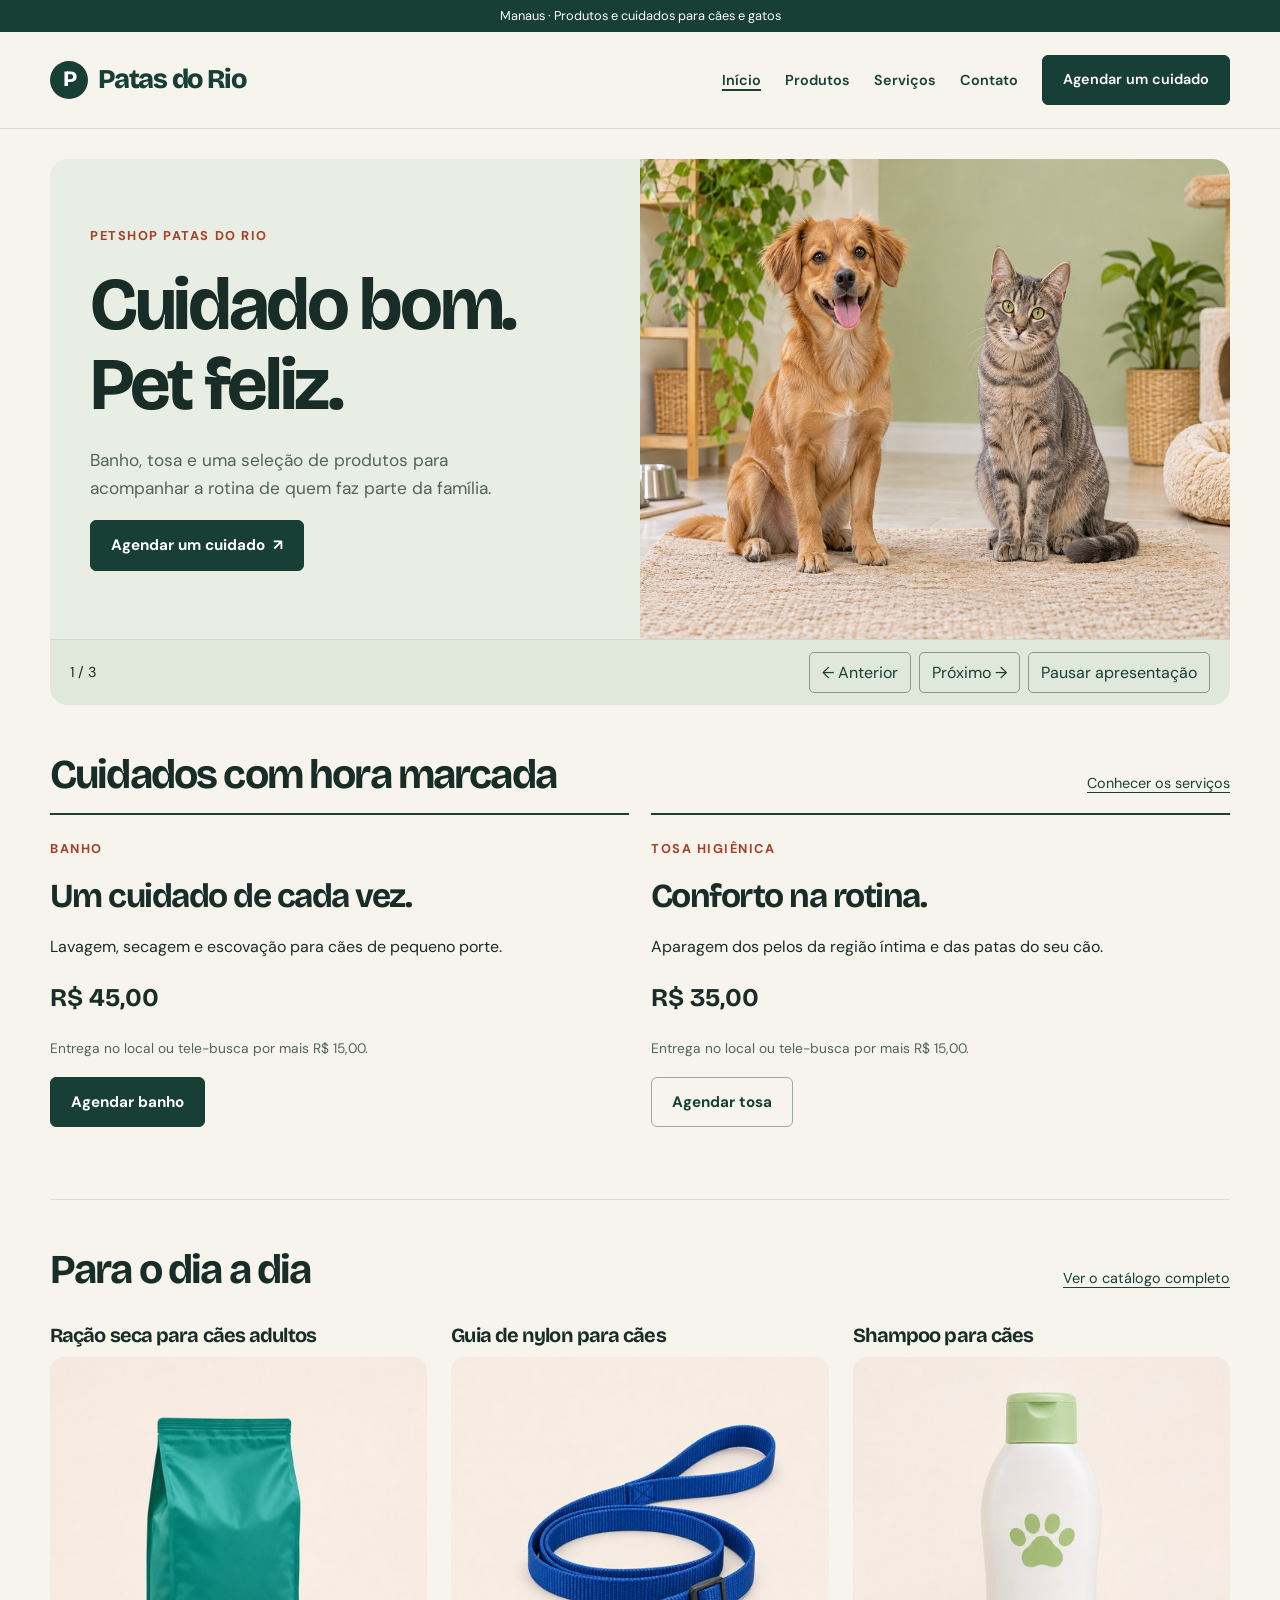
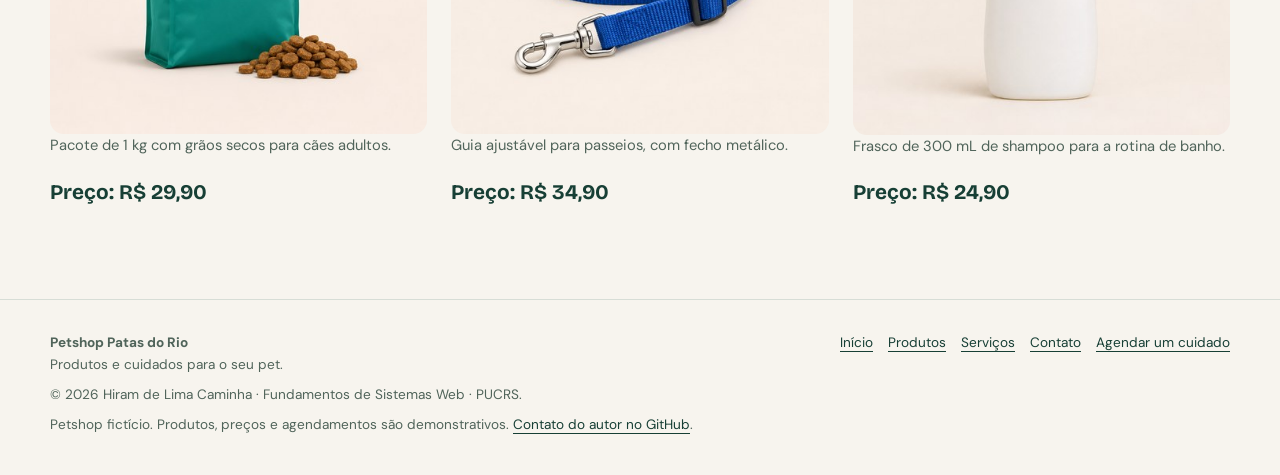
<file: index.html>
<!DOCTYPE html>
<html lang="pt-BR">
<head>
  <meta charset="utf-8">
  <meta name="viewport" content="width=device-width, initial-scale=1">
  <meta name="description" content="Petshop Patas do Rio. Produtos, banho, tosa e agendamento de cuidados para o seu pet. Projeto acadêmico PUCRS.">
  <title>Início | Petshop Patas do Rio</title>
  <link rel="stylesheet" href="css/estilos.css">
  <script src="js/carrossel.js" defer>
</script>
</head>
<body>
<a class="skip" href="#conteudo">Ir para o conteúdo</a>
<div class="topline">Manaus · Produtos e cuidados para cães e gatos</div>
<header class="site-header">
<div class="wrap navrow">
  <a class="brand" href="index.html">
<span class="brand-icon" aria-hidden="true">P</span>Patas do Rio</a>
  <nav aria-label="Menu principal">
<ul class="navlinks">
<li>
<a href="index.html" aria-current="page">Início</a>
</li>
<li>
<a href="produtos.html">Produtos</a>
</li>
<li>
<a href="servicos.html">Serviços</a>
</li>
<li>
<a href="contato.html">Contato</a>
</li>
<li>
<a href="cadastro.html" class="button">Agendar um cuidado</a>
</li>
</ul>
</nav>
</div>
</header>
<main id="conteudo" tabindex="-1">
<div class="wrap">
<section class="hero" aria-label="Destaques do petshop" aria-roledescription="carrossel">
<div id="slides">
<article class="slide" role="group" aria-roledescription="slide" aria-label="1 de 3">
<div class="slide-copy">
<p class="eyebrow">Petshop Patas do Rio</p>
<h1>Cuidado bom.<br>Pet feliz.</h1>
<p class="lead">Banho, tosa e uma seleção de produtos para acompanhar a rotina de quem faz parte da família.</p>
<a class="button" href="cadastro.html">Agendar um cuidado <span aria-hidden="true">↗</span>
</a>
</div>
<img class="slide-photo" src="imagens/pets-estudio.jpg" width="1200" height="800" alt="Cão caramelo e gato cinza sentados juntos em um ambiente claro de cuidados para pets." fetchpriority="high">
</article>
<article class="slide" hidden role="group" aria-roledescription="slide" aria-label="2 de 3">
<div class="slide-copy">
<p class="eyebrow">Alimentação</p>
<h2>O dia começa bem alimentado.</h2>
<p class="lead">Conheça os alimentos para cães e gatos no nosso catálogo.</p>
<a class="button" href="produtos.html#alimentacao">Ver alimentação</a>
</div>
<img class="slide-photo product-photo" src="imagens/racao-caes.jpg" width="480" height="480" alt="Pacote verde de ração seca para cães ao lado de uma porção de grãos.">
</article>
<article class="slide" hidden role="group" aria-roledescription="slide" aria-label="3 de 3">
<div class="slide-copy">
<p class="eyebrow">Higiene e cuidados</p>
<h2>Pequenos cuidados todos os dias.</h2>
<p class="lead">Shampoo e escovas para complementar os cuidados do seu pet.</p>
<a class="button" href="produtos.html#higiene">Ver cuidados</a>
</div>
<img class="slide-photo product-photo" src="imagens/shampoo-pet.jpg" width="480" height="480" alt="Frasco branco de shampoo pet com tampa verde e desenho de pata.">
</article>
</div>
<div class="carousel-controls" hidden>
<span class="carousel-count" id="slide-count">1 / 3</span>
<div class="carousel-buttons">
<button type="button" id="previous" aria-label="Slide anterior">← Anterior</button>
<button type="button" id="next" aria-label="Próximo slide">Próximo →</button>
<button type="button" id="pause" aria-pressed="false">Pausar apresentação</button>
</div>
</div>
</section>
<section class="section">
<div class="section-head">
<h2>Cuidados com hora marcada</h2>
<a href="servicos.html">Conhecer os serviços</a>
</div>
<div class="services">
<article class="service">
<p class="eyebrow">Banho</p>
<h2>Um cuidado de cada vez.</h2>
<p>Lavagem, secagem e escovação para cães de pequeno porte.</p>
<p class="price">R$ 45,00</p>
<p class="small">Entrega no local ou tele-busca por mais R$ 15,00.</p>
<a class="button" href="cadastro.html?servico=banho#agendamento">Agendar banho</a>
</article>
<article class="service">
<p class="eyebrow">Tosa higiênica</p>
<h2>Conforto na rotina.</h2>
<p>Aparagem dos pelos da região íntima e das patas do seu cão.</p>
<p class="price">R$ 35,00</p>
<p class="small">Entrega no local ou tele-busca por mais R$ 15,00.</p>
<a class="button secondary" href="cadastro.html?servico=tosa#agendamento">Agendar tosa</a>
</article>
</div>
</section>
<section class="section section-line">
<div class="section-head">
<h2>Para o dia a dia</h2>
<a href="produtos.html">Ver o catálogo completo</a>
</div>
<div class="products-grid">
<article class="product">
        <h3>Ração seca para cães adultos</h3>
        <img src="imagens/racao-caes.jpg" alt="Saco verde-azulado ao lado de uma porção de ração seca" width="480" height="480" loading="lazy">
        <p>Pacote de 1 kg com grãos secos para cães adultos.</p>
        <p class="price">
<strong>Preço:</strong> R$ 29,90</p>
      </article>
      <article class="product">
        <h3>Guia de nylon para cães</h3>
        <img src="imagens/guia-caes.jpg" alt="Guia azul de nylon com fecho prateado" width="480" height="480" loading="lazy">
        <p>Guia ajustável para passeios, com fecho metálico.</p>
        <p class="price">
<strong>Preço:</strong> R$ 34,90</p>
      </article>
      <article class="product">
        <h3>Shampoo para cães</h3>
        <img src="imagens/shampoo-pet.jpg" alt="Frasco branco com tampa verde-clara e símbolo de pata" width="480" height="480" loading="lazy">
        <p>Frasco de 300 mL de shampoo para a rotina de banho.</p>
        <p class="price">
<strong>Preço:</strong> R$ 24,90</p>
      </article>
      </div>
</section>
</div>
</main>
<footer class="site-footer">
<div class="wrap">
  <div class="footer-row">
<p>
<strong>Petshop Patas do Rio</strong>
<br>Produtos e cuidados para o seu pet.</p>
<nav class="footer-links" aria-label="Menu do rodapé">
<a href="index.html">Início</a>
<a href="produtos.html">Produtos</a>
<a href="servicos.html">Serviços</a>
<a href="contato.html">Contato</a>
<a href="cadastro.html">Agendar um cuidado</a>
</nav>
</div>
  <p>&copy; 2026 Hiram de Lima Caminha · Fundamentos de Sistemas Web · PUCRS.</p>
  <p>Petshop fictício. Produtos, preços e agendamentos são demonstrativos. <a href="https://github.com/hcaminha22">Contato do autor no GitHub</a>.</p>
</div>
</footer>
</body>
</html>
</file>
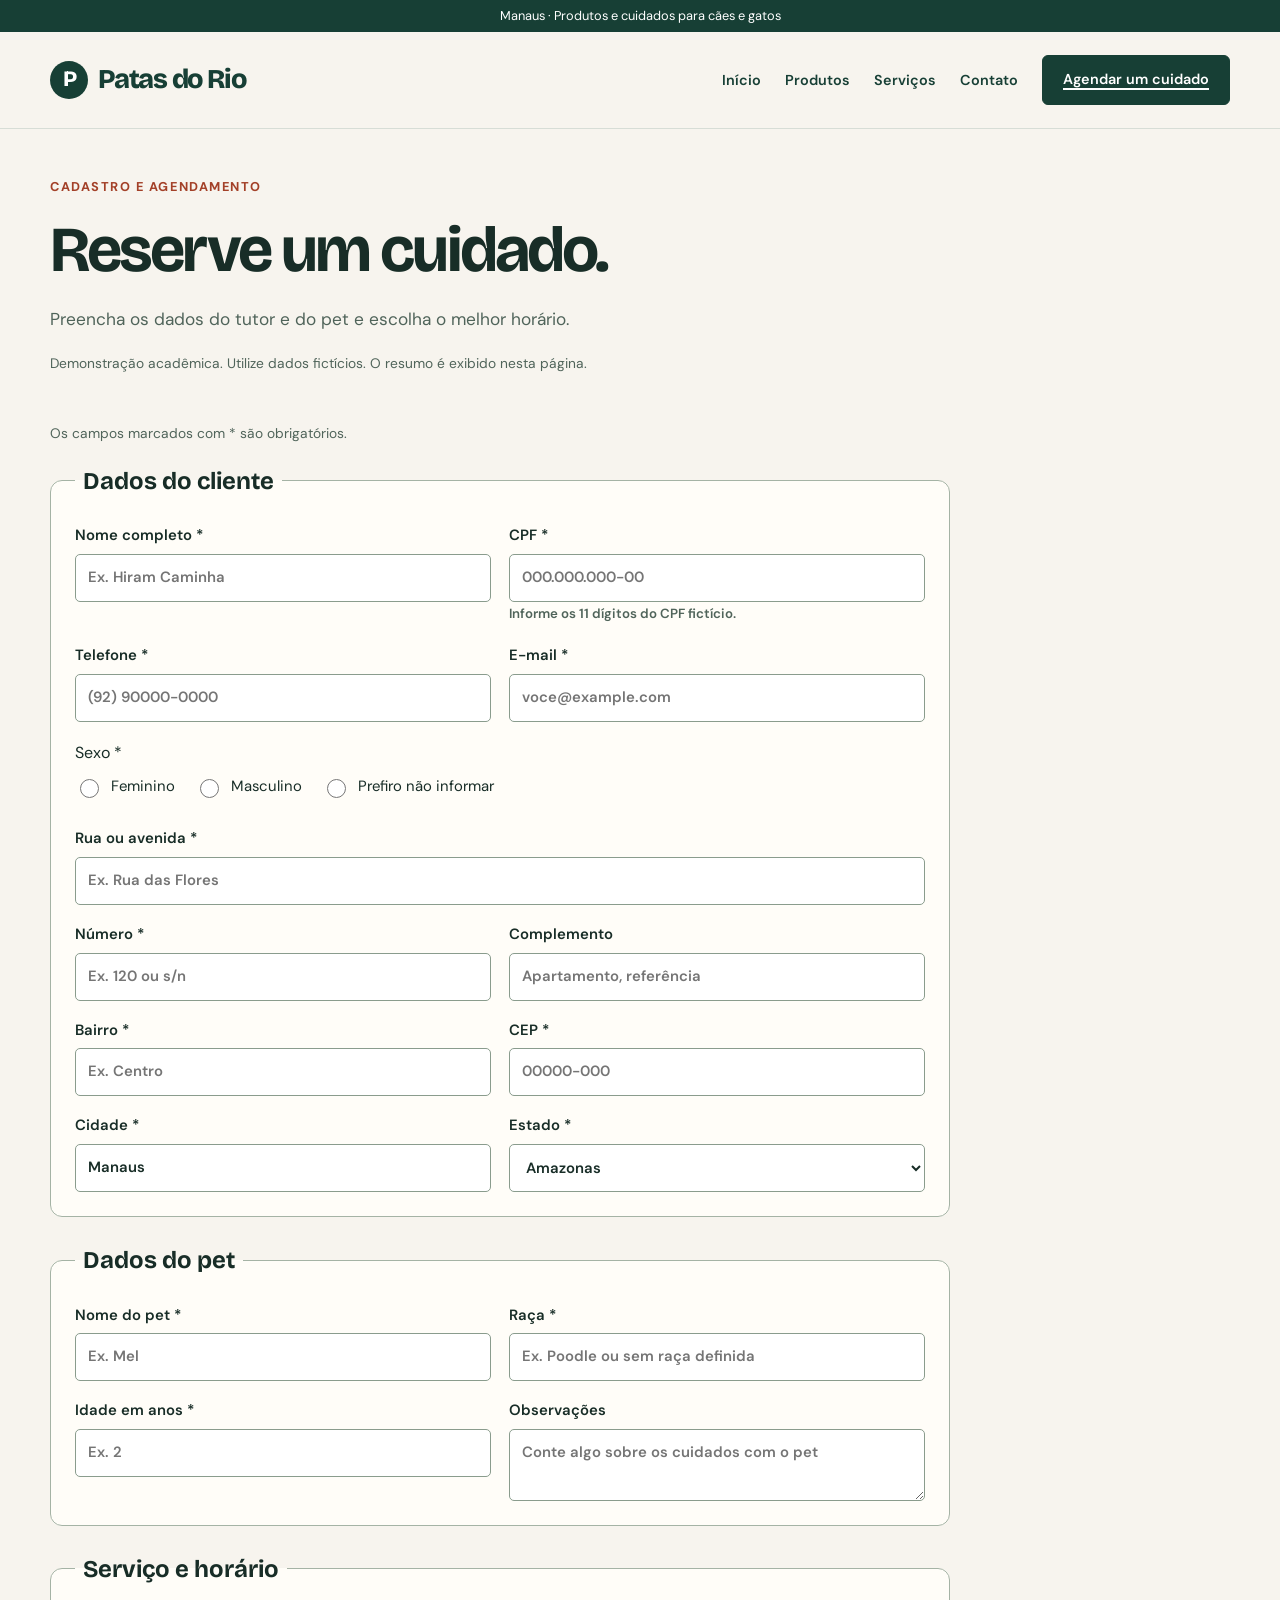
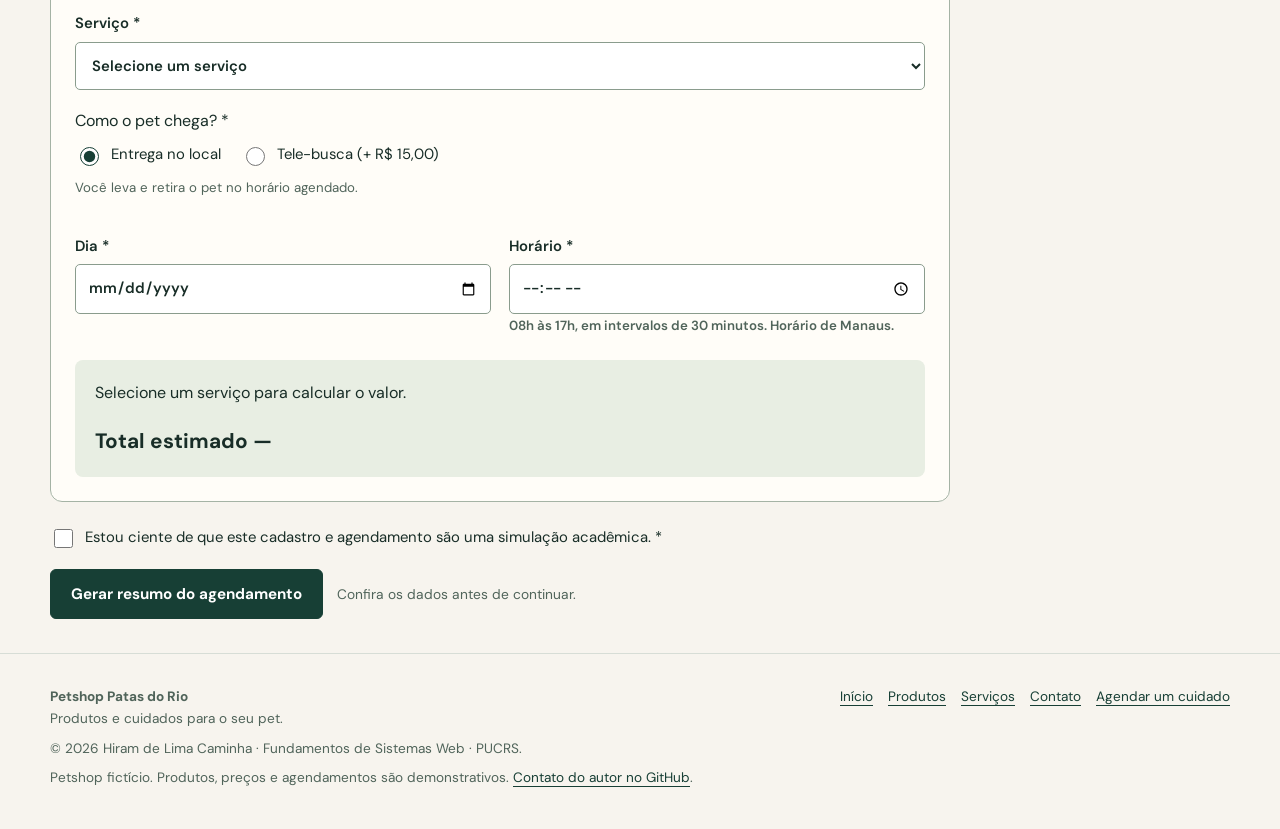
<file: cadastro.html>
<!DOCTYPE html>
<html lang="pt-BR">
<head>
  <meta charset="utf-8">
  <meta name="viewport" content="width=device-width, initial-scale=1">
  <meta name="description" content="Petshop Patas do Rio. Produtos, banho, tosa e agendamento de cuidados para o seu pet. Projeto acadêmico PUCRS.">
  <title>Cadastro e agendamento | Petshop Patas do Rio</title>
  <link rel="stylesheet" href="css/estilos.css">
  <script src="js/agendamento.js" defer>
</script>
</head>
<body>
<a class="skip" href="#conteudo">Ir para o conteúdo</a>
<div class="topline">Manaus · Produtos e cuidados para cães e gatos</div>
<header class="site-header">
<div class="wrap navrow">
  <a class="brand" href="index.html">
<span class="brand-icon" aria-hidden="true">P</span>Patas do Rio</a>
  <nav aria-label="Menu principal">
<ul class="navlinks">
<li>
<a href="index.html">Início</a>
</li>
<li>
<a href="produtos.html">Produtos</a>
</li>
<li>
<a href="servicos.html">Serviços</a>
</li>
<li>
<a href="contato.html">Contato</a>
</li>
<li>
<a href="cadastro.html" aria-current="page" class="button">Agendar um cuidado</a>
</li>
</ul>
</nav>
</div>
</header>
<main id="conteudo" tabindex="-1">
<div class="wrap">
<header class="intro">
<p class="eyebrow">Cadastro e agendamento</p>
<h1>Reserve um cuidado.</h1>
<p class="lead">Preencha os dados do tutor e do pet e escolha o melhor horário.</p>
<p class="small">Demonstração acadêmica. Utilize dados fictícios. O resumo é exibido nesta página.</p>
</header>
<noscript>
<p class="error">Ative o JavaScript para validar e simular o agendamento.</p>
</noscript>
<form id="booking-form">
<p class="small">Os campos marcados com * são obrigatórios.</p>
<fieldset id="cadastro">
<legend>Dados do cliente</legend>
<div class="formgrid">
<label>Nome completo *<input id="nome" name="nome" autocomplete="name" minlength="3" maxlength="100" placeholder="Ex. Hiram Caminha" required>
</label>
<label>CPF *<input id="cpf" name="cpf" inputmode="numeric" maxlength="14" placeholder="000.000.000-00" aria-describedby="cpf-help" required>
<span id="cpf-help" class="field-help">Informe os 11 dígitos do CPF fictício.</span>
</label>
<label>Telefone *<input id="telefone" name="telefone" type="tel" autocomplete="tel" maxlength="20" placeholder="(92) 90000-0000" required>
</label>
<label>E-mail *<input id="email" name="email" type="email" autocomplete="email" maxlength="100" placeholder="voce@example.com" required>
</label>
<div class="wide" role="group" aria-labelledby="sexo-label">
<span id="sexo-label">Sexo *</span>
<div class="choices">
<label>
<input type="radio" name="sexo" value="Feminino" required>Feminino</label>
<label>
<input type="radio" name="sexo" value="Masculino">Masculino</label>
<label>
<input type="radio" name="sexo" value="Prefiro não informar">Prefiro não informar</label>
</div>
</div>
<label class="wide">Rua ou avenida *<input id="endereco" name="endereco" autocomplete="address-line1" maxlength="150" placeholder="Ex. Rua das Flores" required>
</label>
<label>Número *<input id="numero" name="numero" maxlength="15" placeholder="Ex. 120 ou s/n" required>
</label>
<label>Complemento<input id="complemento" name="complemento" autocomplete="address-line2" maxlength="100" placeholder="Apartamento, referência">
</label>
<label>Bairro *<input id="bairro" name="bairro" maxlength="80" placeholder="Ex. Centro" required>
</label>
<label>CEP *<input id="cep" name="cep" inputmode="numeric" maxlength="9" autocomplete="postal-code" placeholder="00000-000" required>
</label>
<label>Cidade *<input id="cidade" name="cidade" autocomplete="address-level2" value="Manaus" maxlength="80" required>
</label>
<label>Estado *<select id="estado" name="estado" autocomplete="address-level1" required>
<option value="AM">Amazonas</option>
</select>
</label>
</div>
</fieldset>
<fieldset>
<legend>Dados do pet</legend>
<div class="formgrid">
<label>Nome do pet *<input id="pet" name="pet" maxlength="60" placeholder="Ex. Mel" required>
</label>
<label>Raça *<input id="raca" name="raca" maxlength="60" placeholder="Ex. Poodle ou sem raça definida" required>
</label>
<label>Idade em anos *<input id="idade" name="idade" type="number" min="0" max="40" step="0.1" placeholder="Ex. 2" required>
</label>
<label>Observações<textarea id="observacoes" name="observacoes" maxlength="500" rows="2" placeholder="Conte algo sobre os cuidados com o pet">
</textarea>
</label>
</div>
</fieldset>
<fieldset id="agendamento">
<legend>Serviço e horário</legend>
<div class="formgrid">
<label class="wide">Serviço *<select id="servico" name="servico" required>
<option value="">Selecione um serviço</option>
<option value="banho">Banho — R$ 45,00</option>
<option value="tosa">Tosa higiênica — R$ 35,00</option>
</select>
</label>
<div class="wide" role="group" aria-labelledby="transporte-label">
<span id="transporte-label">Como o pet chega? *</span>
<div class="choices">
<label>
<input type="radio" name="transporte" value="local" required checked>Entrega no local</label>
<label>
<input type="radio" name="transporte" value="telebusca">Tele-busca (+ R$ 15,00)</label>
</div>
<p id="transport-help" class="field-help">Você leva e retira o pet no horário agendado.</p>
</div>
<label>Dia *<input id="data" name="data" type="date" required>
</label>
<label>Horário *<input id="horario" name="horario" type="time" min="08:00" max="17:00" step="1800" aria-describedby="time-help" required>
<span id="time-help" class="field-help">08h às 17h, em intervalos de 30 minutos. Horário de Manaus.</span>
</label>
</div>
<div class="estimate" aria-live="polite">
<p id="estimate-description">Selecione um serviço para calcular o valor.</p>
<strong id="estimate-total">Total estimado —</strong>
</div>
</fieldset>
<label class="check">
<input type="checkbox" id="ciencia" name="ciencia" required>Estou ciente de que este cadastro e agendamento são uma simulação acadêmica. *</label>
<p id="booking-error" class="error" role="alert">
</p>
<div class="form-actions">
<button class="button" type="submit">Gerar resumo do agendamento</button>
<span class="small">Confira os dados antes de continuar.</span>
</div>
</form>
<section id="booking-result" class="result" hidden aria-labelledby="result-title">
<h2 id="result-title" tabindex="-1">Resumo do agendamento simulado</h2>
<p>O resumo foi gerado com os dados informados.</p>
<dl id="result-details">
</dl>
<button id="edit-booking" type="button" class="button secondary">Editar dados</button>
</section>
</div>
</main>
<footer class="site-footer">
<div class="wrap">
  <div class="footer-row">
<p>
<strong>Petshop Patas do Rio</strong>
<br>Produtos e cuidados para o seu pet.</p>
<nav class="footer-links" aria-label="Menu do rodapé">
<a href="index.html">Início</a>
<a href="produtos.html">Produtos</a>
<a href="servicos.html">Serviços</a>
<a href="contato.html">Contato</a>
<a href="cadastro.html">Agendar um cuidado</a>
</nav>
</div>
  <p>&copy; 2026 Hiram de Lima Caminha · Fundamentos de Sistemas Web · PUCRS.</p>
  <p>Petshop fictício. Produtos, preços e agendamentos são demonstrativos. <a href="https://github.com/hcaminha22">Contato do autor no GitHub</a>.</p>
</div>
</footer>
</body>
</html>
</file>
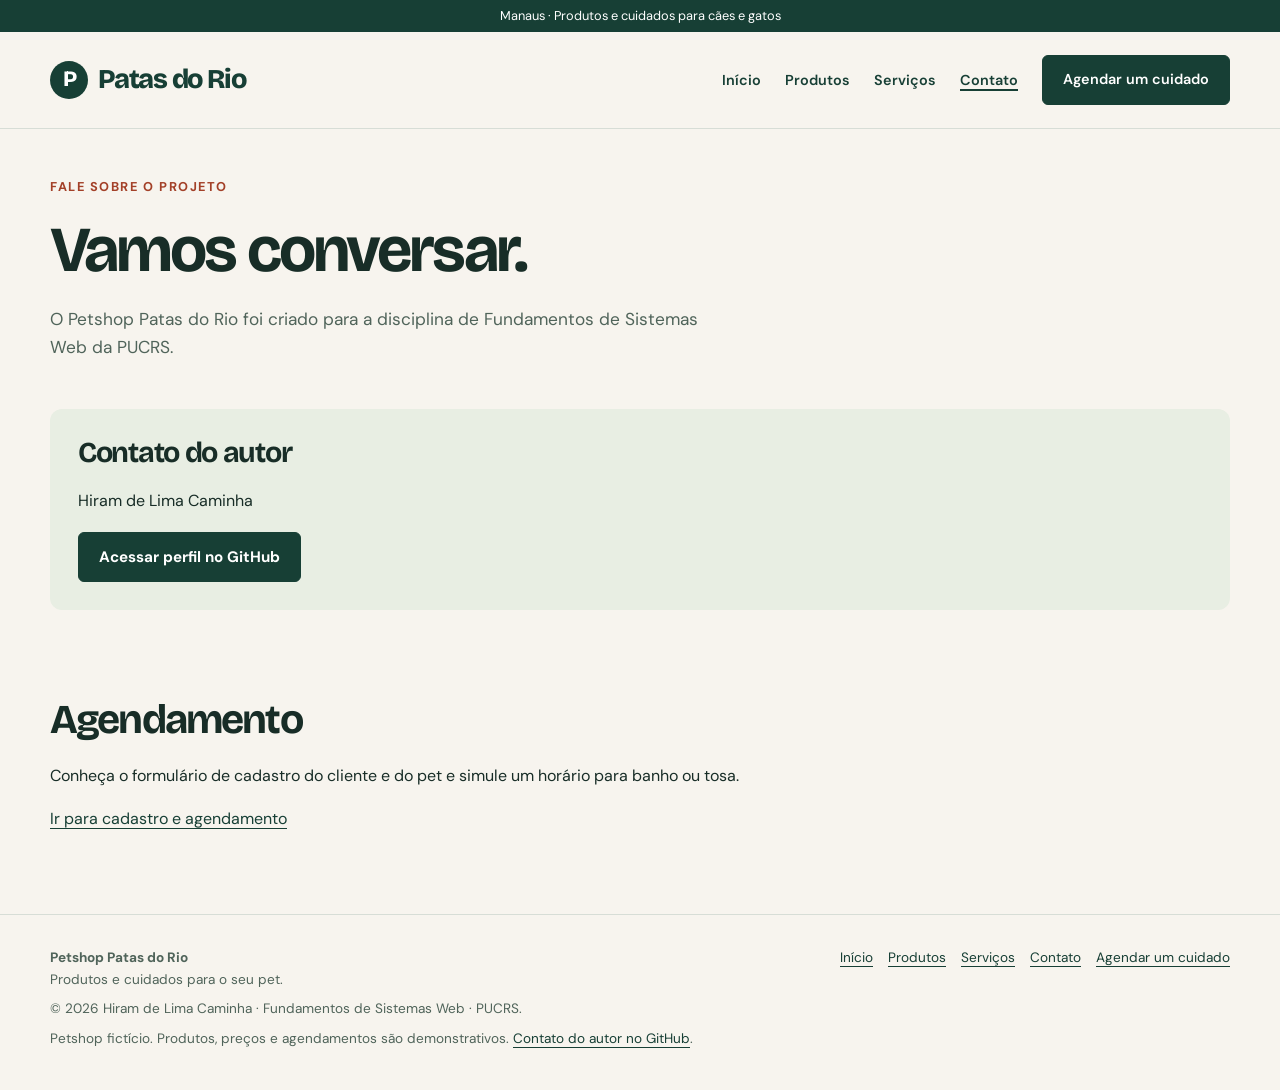
<file: contato.html>
<!DOCTYPE html>
<html lang="pt-BR">
<head>
  <meta charset="utf-8">
  <meta name="viewport" content="width=device-width, initial-scale=1">
  <meta name="description" content="Petshop Patas do Rio. Produtos, banho, tosa e agendamento de cuidados para o seu pet. Projeto acadêmico PUCRS.">
  <title>Contato | Petshop Patas do Rio</title>
  <link rel="stylesheet" href="css/estilos.css">

</head>
<body>
<a class="skip" href="#conteudo">Ir para o conteúdo</a>
<div class="topline">Manaus · Produtos e cuidados para cães e gatos</div>
<header class="site-header">
<div class="wrap navrow">
  <a class="brand" href="index.html">
<span class="brand-icon" aria-hidden="true">P</span>Patas do Rio</a>
  <nav aria-label="Menu principal">
<ul class="navlinks">
<li>
<a href="index.html">Início</a>
</li>
<li>
<a href="produtos.html">Produtos</a>
</li>
<li>
<a href="servicos.html">Serviços</a>
</li>
<li>
<a href="contato.html" aria-current="page">Contato</a>
</li>
<li>
<a href="cadastro.html" class="button">Agendar um cuidado</a>
</li>
</ul>
</nav>
</div>
</header>
<main id="conteudo" tabindex="-1">
<div class="wrap">
<header class="intro">
<p class="eyebrow">Fale sobre o projeto</p>
<h1>Vamos conversar.</h1>
<p class="lead">O Petshop Patas do Rio foi criado para a disciplina de Fundamentos de Sistemas Web da PUCRS.</p>
</header>
<section class="callout">
<h2>Contato do autor</h2>
<p>Hiram de Lima Caminha</p>
<a class="button" href="https://github.com/hcaminha22">Acessar perfil no GitHub</a>
</section>
<section class="section">
<h2>Agendamento</h2>
<p>Conheça o formulário de cadastro do cliente e do pet e simule um horário para banho ou tosa.</p>
<a href="cadastro.html">Ir para cadastro e agendamento</a>
</section>
</div>
</main>
<footer class="site-footer">
<div class="wrap">
  <div class="footer-row">
<p>
<strong>Petshop Patas do Rio</strong>
<br>Produtos e cuidados para o seu pet.</p>
<nav class="footer-links" aria-label="Menu do rodapé">
<a href="index.html">Início</a>
<a href="produtos.html">Produtos</a>
<a href="servicos.html">Serviços</a>
<a href="contato.html">Contato</a>
<a href="cadastro.html">Agendar um cuidado</a>
</nav>
</div>
  <p>&copy; 2026 Hiram de Lima Caminha · Fundamentos de Sistemas Web · PUCRS.</p>
  <p>Petshop fictício. Produtos, preços e agendamentos são demonstrativos. <a href="https://github.com/hcaminha22">Contato do autor no GitHub</a>.</p>
</div>
</footer>
</body>
</html>
</file>
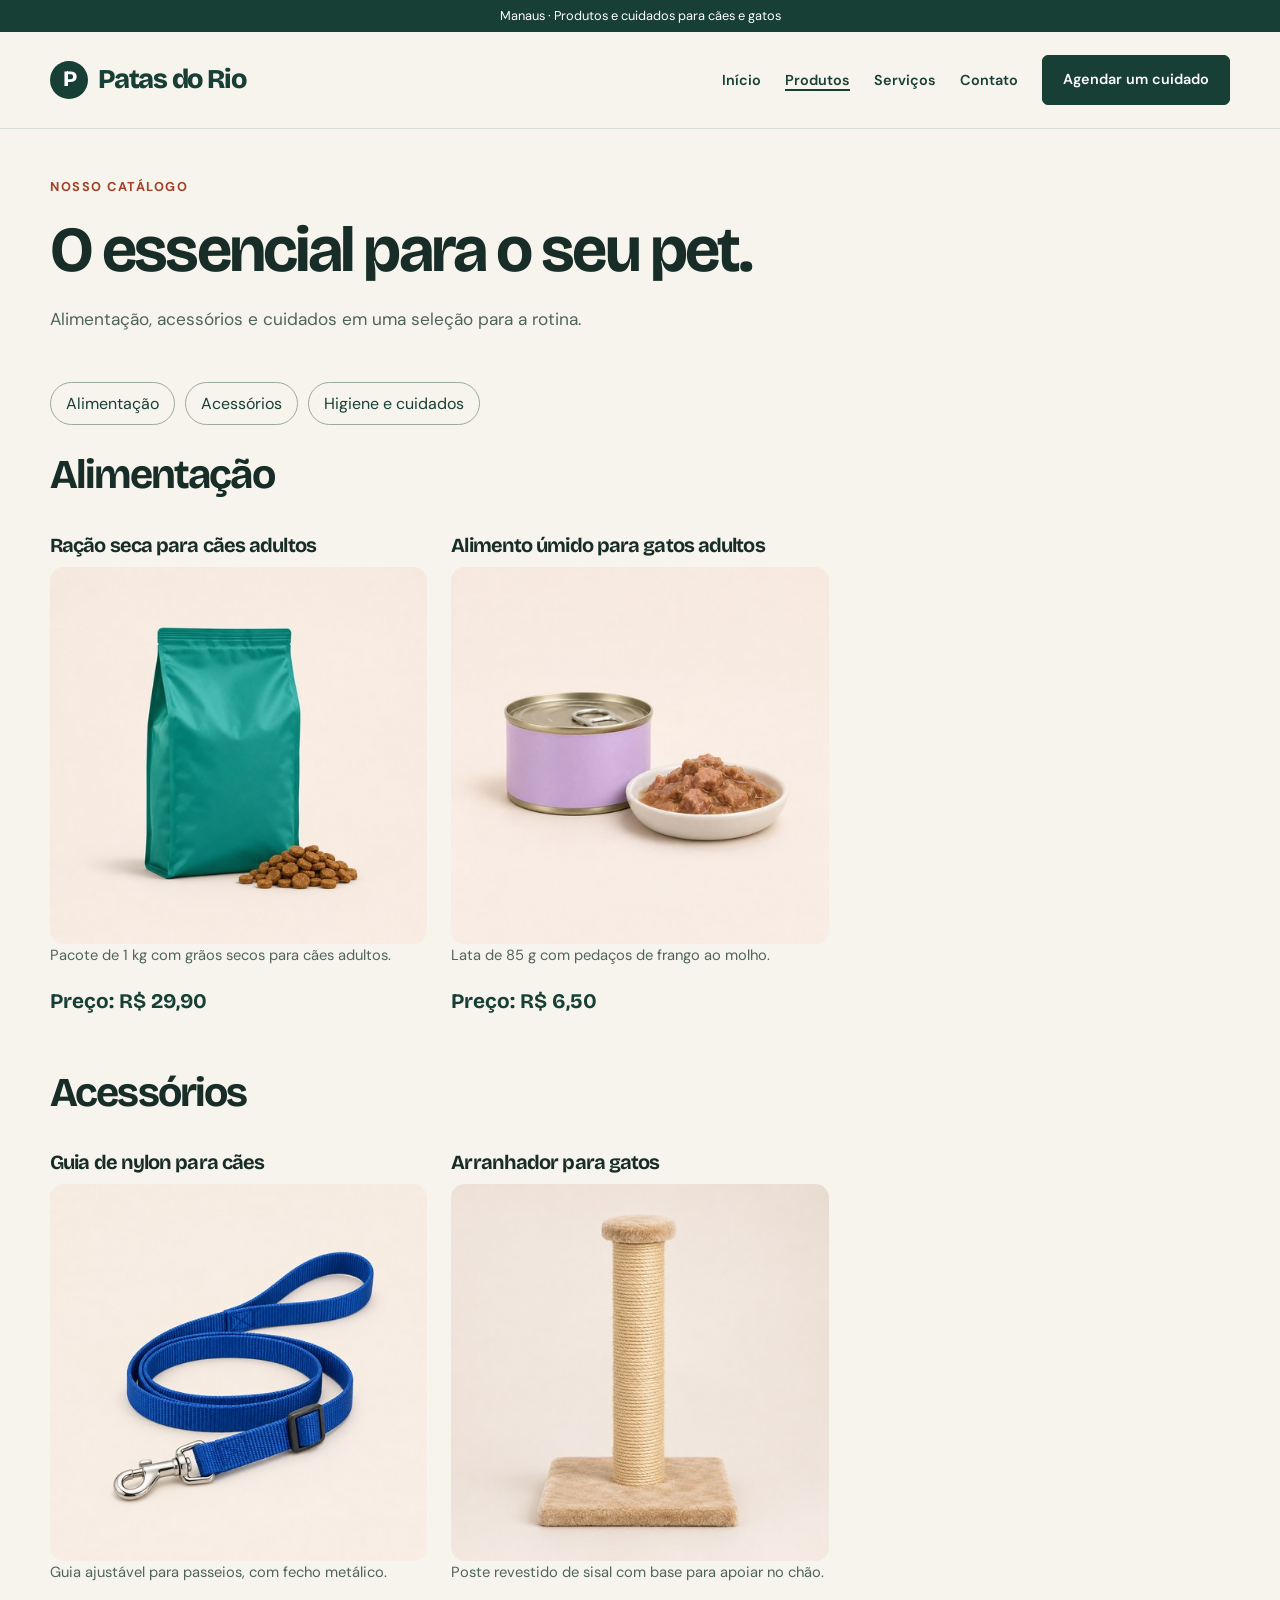
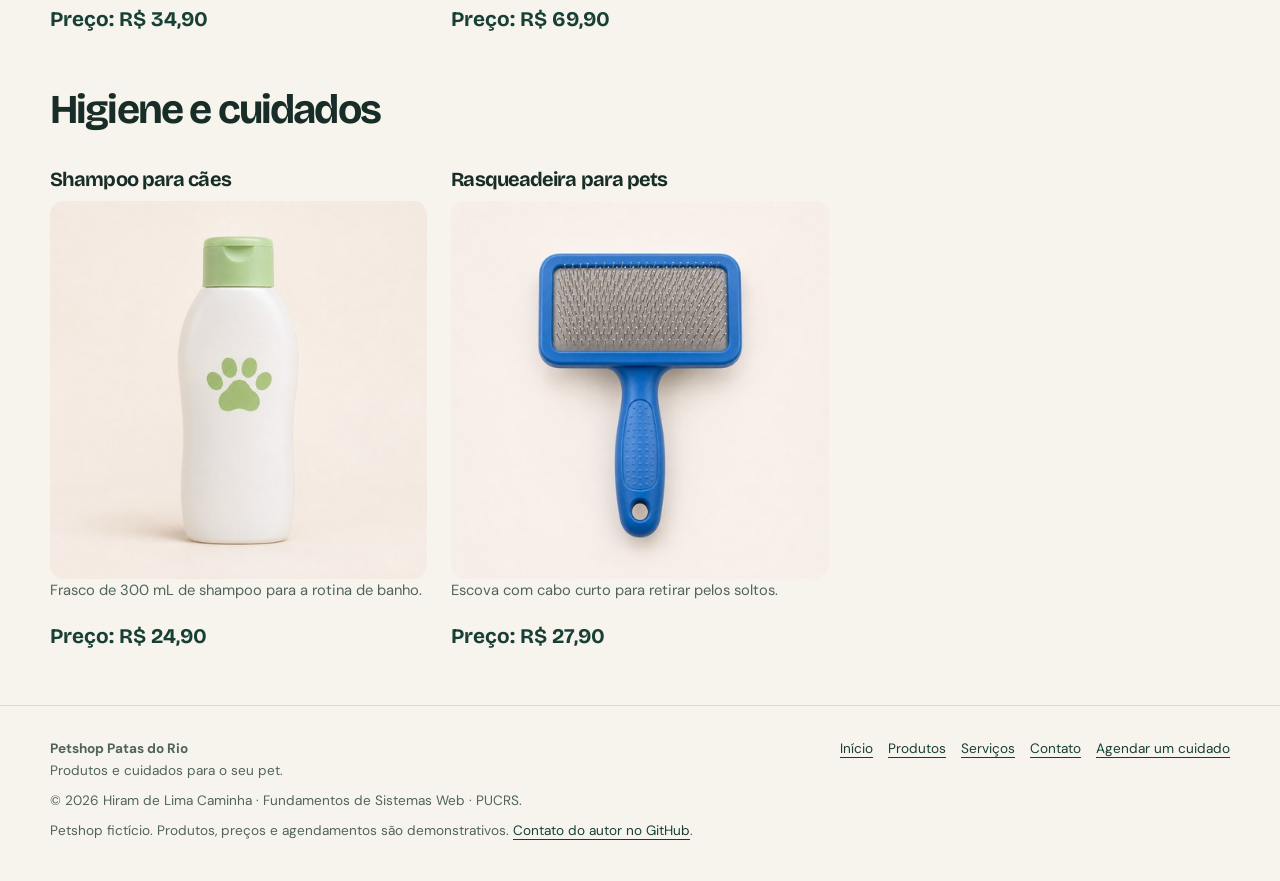
<file: produtos.html>
<!DOCTYPE html>
<html lang="pt-BR">
<head>
  <meta charset="utf-8">
  <meta name="viewport" content="width=device-width, initial-scale=1">
  <meta name="description" content="Petshop Patas do Rio. Produtos, banho, tosa e agendamento de cuidados para o seu pet. Projeto acadêmico PUCRS.">
  <title>Produtos | Petshop Patas do Rio</title>
  <link rel="stylesheet" href="css/estilos.css">

</head>
<body>
<a class="skip" href="#conteudo">Ir para o conteúdo</a>
<div class="topline">Manaus · Produtos e cuidados para cães e gatos</div>
<header class="site-header">
<div class="wrap navrow">
  <a class="brand" href="index.html">
<span class="brand-icon" aria-hidden="true">P</span>Patas do Rio</a>
  <nav aria-label="Menu principal">
<ul class="navlinks">
<li>
<a href="index.html">Início</a>
</li>
<li>
<a href="produtos.html" aria-current="page">Produtos</a>
</li>
<li>
<a href="servicos.html">Serviços</a>
</li>
<li>
<a href="contato.html">Contato</a>
</li>
<li>
<a href="cadastro.html" class="button">Agendar um cuidado</a>
</li>
</ul>
</nav>
</div>
</header>
<main id="conteudo" tabindex="-1">
<div class="wrap">
<header class="intro">
<p class="eyebrow">Nosso catálogo</p>
<h1>O essencial para o seu pet.</h1>
<p class="lead">Alimentação, acessórios e cuidados em uma seleção para a rotina.</p>
</header>
<nav aria-label="Categorias de produtos">
<ul class="categorynav">
<li>
<a href="#alimentacao">Alimentação</a>
</li>
<li>
<a href="#acessorios">Acessórios</a>
</li>
<li>
<a href="#higiene">Higiene e cuidados</a>
</li>
</ul>
</nav>
<section class="category" id="alimentacao">
<h2>Alimentação</h2>
<div class="products-grid">
<article class="product">
        <h3>Ração seca para cães adultos</h3>
        <img src="imagens/racao-caes.jpg" alt="Saco verde-azulado ao lado de uma porção de ração seca" width="480" height="480" loading="lazy">
        <p>Pacote de 1 kg com grãos secos para cães adultos.</p>
        <p class="price">
<strong>Preço:</strong> R$ 29,90</p>
      </article>
      <article class="product">
        <h3>Alimento úmido para gatos adultos</h3>
        <img src="imagens/alimento-umido-gatos.jpg" alt="Lata lilás ao lado de um prato com pedaços de alimento úmido" width="480" height="480" loading="lazy">
        <p>Lata de 85 g com pedaços de frango ao molho.</p>
        <p class="price">
<strong>Preço:</strong> R$ 6,50</p>
      </article>
    </div>
</section>
<section class="category" id="acessorios">
<h2>Acessórios</h2>
<div class="products-grid">
<article class="product">
        <h3>Guia de nylon para cães</h3>
        <img src="imagens/guia-caes.jpg" alt="Guia azul de nylon com fecho prateado" width="480" height="480" loading="lazy">
        <p>Guia ajustável para passeios, com fecho metálico.</p>
        <p class="price">
<strong>Preço:</strong> R$ 34,90</p>
      </article>
      <article class="product">
        <h3>Arranhador para gatos</h3>
        <img src="imagens/arranhador-gatos.jpg" alt="Poste de sisal com base quadrada bege" width="480" height="480" loading="lazy">
        <p>Poste revestido de sisal com base para apoiar no chão.</p>
        <p class="price">
<strong>Preço:</strong> R$ 69,90</p>
      </article>
    </div>
</section>
<section class="category" id="higiene">
<h2>Higiene e cuidados</h2>
<div class="products-grid">
<article class="product">
        <h3>Shampoo para cães</h3>
        <img src="imagens/shampoo-pet.jpg" alt="Frasco branco com tampa verde-clara e símbolo de pata" width="480" height="480" loading="lazy">
        <p>Frasco de 300 mL de shampoo para a rotina de banho.</p>
        <p class="price">
<strong>Preço:</strong> R$ 24,90</p>
      </article>
      <article class="product">
        <h3>Rasqueadeira para pets</h3>
        <img src="imagens/rasqueadeira.jpg" alt="Escova azul retangular com cerdas metálicas" width="480" height="480" loading="lazy">
        <p>Escova com cabo curto para retirar pelos soltos.</p>
        <p class="price">
<strong>Preço:</strong> R$ 27,90</p>
      </article>
    </div>
</section>
</div>
</main>
<footer class="site-footer">
<div class="wrap">
  <div class="footer-row">
<p>
<strong>Petshop Patas do Rio</strong>
<br>Produtos e cuidados para o seu pet.</p>
<nav class="footer-links" aria-label="Menu do rodapé">
<a href="index.html">Início</a>
<a href="produtos.html">Produtos</a>
<a href="servicos.html">Serviços</a>
<a href="contato.html">Contato</a>
<a href="cadastro.html">Agendar um cuidado</a>
</nav>
</div>
  <p>&copy; 2026 Hiram de Lima Caminha · Fundamentos de Sistemas Web · PUCRS.</p>
  <p>Petshop fictício. Produtos, preços e agendamentos são demonstrativos. <a href="https://github.com/hcaminha22">Contato do autor no GitHub</a>.</p>
</div>
</footer>
</body>
</html>
</file>
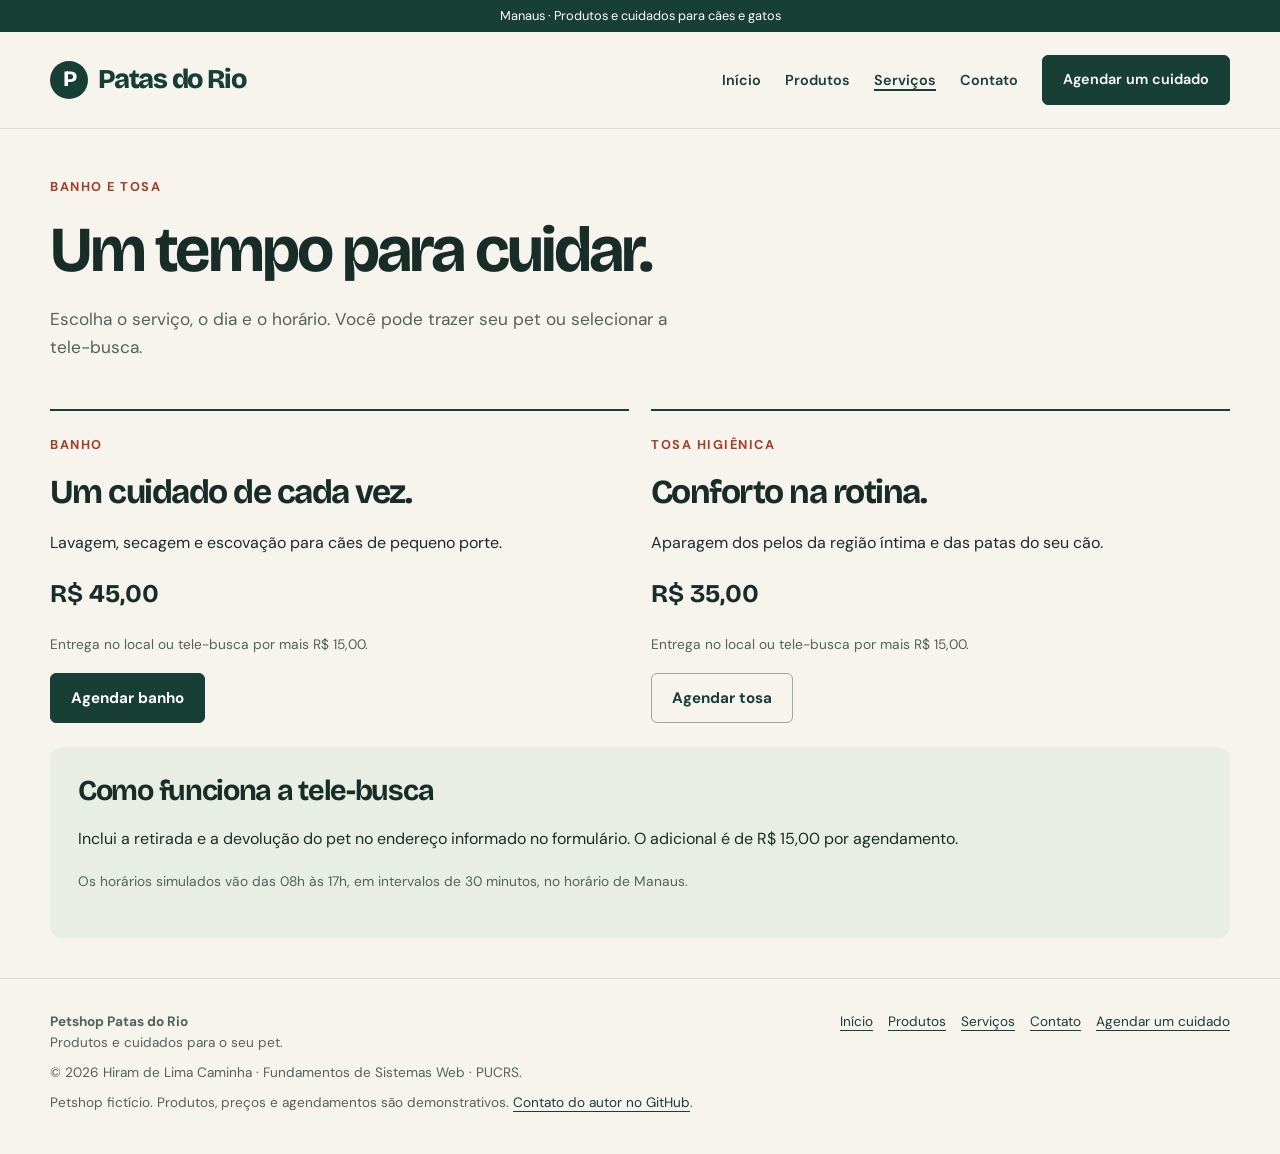
<file: servicos.html>
<!DOCTYPE html>
<html lang="pt-BR">
<head>
  <meta charset="utf-8">
  <meta name="viewport" content="width=device-width, initial-scale=1">
  <meta name="description" content="Petshop Patas do Rio. Produtos, banho, tosa e agendamento de cuidados para o seu pet. Projeto acadêmico PUCRS.">
  <title>Serviços | Petshop Patas do Rio</title>
  <link rel="stylesheet" href="css/estilos.css">

</head>
<body>
<a class="skip" href="#conteudo">Ir para o conteúdo</a>
<div class="topline">Manaus · Produtos e cuidados para cães e gatos</div>
<header class="site-header">
<div class="wrap navrow">
  <a class="brand" href="index.html">
<span class="brand-icon" aria-hidden="true">P</span>Patas do Rio</a>
  <nav aria-label="Menu principal">
<ul class="navlinks">
<li>
<a href="index.html">Início</a>
</li>
<li>
<a href="produtos.html">Produtos</a>
</li>
<li>
<a href="servicos.html" aria-current="page">Serviços</a>
</li>
<li>
<a href="contato.html">Contato</a>
</li>
<li>
<a href="cadastro.html" class="button">Agendar um cuidado</a>
</li>
</ul>
</nav>
</div>
</header>
<main id="conteudo" tabindex="-1">
<div class="wrap">
<header class="intro">
<p class="eyebrow">Banho e tosa</p>
<h1>Um tempo para cuidar.</h1>
<p class="lead">Escolha o serviço, o dia e o horário. Você pode trazer seu pet ou selecionar a tele-busca.</p>
</header>
<div class="services">
<article class="service">
<p class="eyebrow">Banho</p>
<h2>Um cuidado de cada vez.</h2>
<p>Lavagem, secagem e escovação para cães de pequeno porte.</p>
<p class="price">R$ 45,00</p>
<p class="small">Entrega no local ou tele-busca por mais R$ 15,00.</p>
<a class="button" href="cadastro.html?servico=banho#agendamento">Agendar banho</a>
</article>
<article class="service">
<p class="eyebrow">Tosa higiênica</p>
<h2>Conforto na rotina.</h2>
<p>Aparagem dos pelos da região íntima e das patas do seu cão.</p>
<p class="price">R$ 35,00</p>
<p class="small">Entrega no local ou tele-busca por mais R$ 15,00.</p>
<a class="button secondary" href="cadastro.html?servico=tosa#agendamento">Agendar tosa</a>
</article>
</div>
<section class="callout">
<h2>Como funciona a tele-busca</h2>
<p>Inclui a retirada e a devolução do pet no endereço informado no formulário. O adicional é de R$ 15,00 por agendamento.</p>
<p class="small">Os horários simulados vão das 08h às 17h, em intervalos de 30 minutos, no horário de Manaus.</p>
</section>
</div>
</main>
<footer class="site-footer">
<div class="wrap">
  <div class="footer-row">
<p>
<strong>Petshop Patas do Rio</strong>
<br>Produtos e cuidados para o seu pet.</p>
<nav class="footer-links" aria-label="Menu do rodapé">
<a href="index.html">Início</a>
<a href="produtos.html">Produtos</a>
<a href="servicos.html">Serviços</a>
<a href="contato.html">Contato</a>
<a href="cadastro.html">Agendar um cuidado</a>
</nav>
</div>
  <p>&copy; 2026 Hiram de Lima Caminha · Fundamentos de Sistemas Web · PUCRS.</p>
  <p>Petshop fictício. Produtos, preços e agendamentos são demonstrativos. <a href="https://github.com/hcaminha22">Contato do autor no GitHub</a>.</p>
</div>
</footer>
</body>
</html>
</file>
<file: css/estilos.css>
@import url('https://fonts.googleapis.com/css2?family=Bricolage+Grotesque:wght@500;600;700;800&family=DM+Sans:wght@400;500;600;700&display=swap');
/* Paleta e componentes compartilhados por todas as páginas. */
:root {
  --green:#173f35;
  --cream:#f7f4ee;
  --ink:#182d27;
  --muted:#50645a;
  --line:#d7ddd6;
  --soft:#e8eee3;
  --accent:#a34028;
}
* {
  box-sizing:border-box;
}
body {
  margin:0;
  background:var(--cream);
  color:var(--ink);
  font:16px/1.6 "DM Sans",sans-serif;
}
h1,h2,h3,.brand {
  font-family:"Bricolage Grotesque",sans-serif;
  letter-spacing:-.045em;
  line-height:1.08;
}
h1 {
  font-size:clamp(2.5rem,5.8vw,5rem);
  font-weight:700;
  max-width:13ch;
  margin:14px 0 22px;
}
h2 {
  font-size:clamp(1.8rem,3.2vw,2.7rem);
  margin:0 0 20px;
}
h3 {
  font-size:1.45rem;
  margin:15px 0 10px;
}
p {
  margin:0 0 18px;
}
a {
  color:var(--green);
  text-underline-offset:4px;
}
button,input,select,textarea {
  font:inherit;
}
button,a,input,select,textarea {
  touch-action:manipulation;
}
button {
  cursor:pointer;
}
a:focus-visible,button:focus-visible,input:focus-visible,select:focus-visible,textarea:focus-visible {
  outline:3px solid var(--accent);
  outline-offset:4px;
}
img {
  max-width:100%;
  height:auto;
  display:block;
}
button:disabled {
  cursor:default;
}
.wrap {
  width:min(1180px,calc(100% - 48px));
  margin:auto;
}
.skip {
  position:absolute;
  z-index:10;
  top:8px;
  left:10px;
  background:white;
  padding:10px;
  transform:translateY(-150%);
}
.skip:focus {
  transform:none;
}
.topline {
  background:var(--green);
  color:white;
  font-size:.8rem;
  text-align:center;
  padding:6px 12px;
}
.site-header {
  border-bottom:1px solid var(--line);
  background:var(--cream);
}
.navrow {
  display:flex;
  align-items:center;
  justify-content:space-between;
  gap:24px;
  padding:23px 0;
}
.brand {
  text-decoration:none;
  font-size:1.7rem;
  font-weight:800;
  white-space:nowrap;
  display:flex;
  align-items:center;
  gap:10px;
}
.brand-icon {
  display:grid;
  place-items:center;
  background:var(--green);
  color:white;
  width:38px;
  height:38px;
  border-radius:50%;
  font-size:22px;
}
.navlinks {
  display:flex;
  align-items:center;
  gap:24px;
  list-style:none;
  margin:0;
  padding:0;
}
.navlinks a {
  text-decoration:none;
  font-size:.9rem;
  font-weight:600;
}
.navlinks a[aria-current] {
  text-decoration:underline;
  text-decoration-thickness:2px;
}
.button {
  display:inline-flex;
  align-items:center;
  justify-content:center;
  gap:8px;
  background:var(--green);
  color:white;
  border:1px solid var(--green);
  border-radius:6px;
  padding:12px 20px;
  text-decoration:none;
  font-weight:700;
  font-size:.95rem;
}
.button:hover {
  background:#285546;
}
.button.secondary {
  background:transparent;
  color:var(--green);
  border-color:#9aaa9c;
}
.eyebrow {
  font-size:.8rem;
  letter-spacing:.12em;
  text-transform:uppercase;
  font-weight:700;
  color:var(--accent);
}
.intro {
  padding:48px 0 30px;
}
.intro h1 {
  max-width:22ch;
  font-size:clamp(2.5rem,5vw,4rem);
}
.lead {
  max-width:54ch;
  color:var(--muted);
  font-size:1.08rem;
}
.section {
  padding:48px 0;
}
.section-head {
  display:flex;
  align-items:baseline;
  justify-content:space-between;
  gap:16px;
  margin-bottom:16px;
}
.section-head h2 {
  margin:0;
}
.section-head a {
  font-size:.9rem;
}
.section-line {
  border-top:1px solid var(--line);
}
/* O primeiro slide fica acessível mesmo antes do JavaScript carregar. */
.hero {
  position:relative;
  margin-top:30px;
  background:var(--soft);
  border-radius:18px;
  overflow:hidden;
}
.slide {
  display:grid;
  grid-template-columns:1fr 1fr;
  min-height:480px;
}
.slide[hidden],[hidden] {
  display:none!important;
}
.slide-copy {
  padding:44px 40px;
  align-self:center;
}
.slide-copy .lead {
  max-width:37ch;
}
.slide-photo {
  height:100%;
  width:100%;
  object-fit:cover;
  min-height:480px;
}
.slide-photo.product-photo {
  object-fit:contain;
  padding:40px;
  background:#ede9df;
}
.carousel-controls {
  display:flex;
  align-items:center;
  justify-content:space-between;
  padding:12px 20px;
  border-top:1px solid #d0d8cb;
  background:#e0e7db;
  gap:10px;
}
.carousel-buttons {
  display:flex;
  gap:8px;
}
.carousel-controls button {
  border:1px solid #859b87;
  background:transparent;
  color:var(--green);
  padding:7px 12px;
  border-radius:5px;
}
.carousel-count {
  font-size:.9rem;
}
.services {
  display:grid;
  grid-template-columns:1fr 1fr;
  gap:22px;
}
.service {
  border-top:2px solid var(--green);
  padding:24px 0;
}
.service h2 {
  font-size:2.1rem;
}
.service p {
  max-width:48ch;
}
.price {
  font-family:"Bricolage Grotesque",sans-serif;
  font-size:1.6rem;
  font-weight:700;
  margin:18px 0;
}
.small {
  font-size:.86rem;
  color:var(--muted);
}
.products-grid {
  display:grid;
  grid-template-columns:repeat(3,minmax(0,1fr));
  gap:24px;
}
.product {
  min-width:0;
}
.product img {
  width:100%;
  height:auto;
  aspect-ratio:1;
  object-fit:cover;
  border-radius:14px;
  background:#ece6dd;
}
.product h3 {
  font-size:1.25rem;
  line-height:1.2;
}
.product p {
  font-size:.92rem;
  color:var(--muted);
  margin-bottom:8px;
}
.product .price {
  font-size:1.3rem;
  color:var(--green);
}
.category {
  margin-bottom:44px;
  scroll-margin-top:20px;
}
.categorynav {
  display:flex;
  gap:10px;
  flex-wrap:wrap;
  margin:0 0 28px;
  padding:0;
  list-style:none;
}
.categorynav a {
  display:block;
  border:1px solid #9aaa9c;
  border-radius:30px;
  padding:8px 15px;
  text-decoration:none;
}
.callout {
  padding:28px;
  background:var(--soft);
  border-radius:12px;
  margin-bottom:40px;
}
.callout h2 {
  font-size:1.8rem;
}
form {
  max-width:900px;
}
fieldset {
  margin:0 0 24px;
  padding:24px;
  border:1px solid #a5b3a5;
  border-radius:12px;
  background:#fffdf8;
  min-width:0;
}
legend {
  font-family:"Bricolage Grotesque",sans-serif;
  font-weight:700;
  font-size:1.5rem;
  padding:0 8px;
}
label {
  font-weight:600;
  display:block;
  font-size:.93rem;
}
.formgrid {
  display:grid;
  grid-template-columns:1fr 1fr;
  gap:18px;
}
.wide {
  grid-column:1/-1;
}
input:not([type=checkbox]):not([type=radio]),select,textarea {
  display:block;
  width:100%;
  border:1px solid #8a9c8d;
  border-radius:5px;
  padding:11px 12px;
  margin-top:6px;
  background:white;
  color:var(--ink);
  min-height:48px;
}
input:invalid:not(:placeholder-shown) {
  border-color:#8a9c8d;
}
.choices {
  display:flex;
  gap:20px;
  flex-wrap:wrap;
  margin:10px 0;
}
.choices label,.check {
  display:flex;
  gap:9px;
  align-items:center;
  font-weight:400;
}
input[type=radio],input[type=checkbox] {
  width:19px;
  height:19px;
  accent-color:var(--green);
}
.field-help {
  font-size:.83rem;
  color:var(--muted);
  margin-top:5px;
}
.error {
  color:#9b2923;
  font-weight:600;
}
.estimate {
  background:var(--soft);
  padding:20px;
  border-radius:8px;
  margin-top:22px;
}
.estimate strong {
  font-size:1.3rem;
}
.form-actions {
  display:flex;
  gap:14px;
  align-items:center;
  flex-wrap:wrap;
}
.result {
  max-width:850px;
  background:#fffdf8;
  border:1px solid #99af9e;
  border-radius:12px;
  padding:32px;
  margin:0 0 45px;
}
.result h2 {
  font-size:2rem;
}
.result dl {
  display:grid;
  grid-template-columns:160px 1fr;
  gap:10px;
}
.result dt {
  font-weight:700;
}
.result dd {
  margin:0;
  overflow-wrap:anywhere;
}
.site-footer {
  border-top:1px solid var(--line);
  padding:32px 0;
  color:var(--muted);
  font-size:.85rem;
  margin-top:34px;
}
.footer-row {
  display:flex;
  justify-content:space-between;
  gap:24px;
  flex-wrap:wrap;
}
.footer-links {
  display:flex;
  gap:15px;
  flex-wrap:wrap;
}
.site-footer p {
  margin-bottom:8px;
}
@media(max-width:900px) {
  .navrow {
    flex-wrap:wrap;
    gap:18px;
  }
  .navlinks {
    gap:18px;
  }
  .slide {
    min-height:420px;
  }
  .slide-copy {
    padding:30px 24px;
  }
  .slide-photo {
    min-height:420px;
  }
  h1 {
    font-size:3.3rem;
  }
  .products-grid {
    grid-template-columns:repeat(2,minmax(0,1fr));
  }
}
@media(max-width:620px) {
  .wrap {
    width:calc(100% - 32px);
  }
  .navrow {
    padding:18px 0;
  }
  .brand {
    font-size:1.55rem;
  }
  .navlinks {
    gap:12px;
    flex-wrap:wrap;
  }
  .navlinks a {
    font-size:.85rem;
  }
  .navlinks .button {
    padding:8px 12px;
  }
  .hero {
    margin-top:18px;
  }
  .slide {
    display:flex;
    flex-direction:column;
  }
  .slide-copy {
    padding:30px 24px;
  }
  .slide-photo {
    min-height:0;
    height:300px;
  }
  .slide-copy h1 {
    font-size:3rem;
  }
  .carousel-controls {
    padding:10px;
    flex-wrap:wrap;
  }
  .carousel-buttons {
    gap:6px;
    display:grid;
    grid-template-columns:1fr 1fr;
    width:100%;
  }
  .carousel-buttons #pause {
    grid-column:1 / -1;
  }
  .carousel-controls button {
    padding:7px 9px;
    font-size:.85rem;
    white-space:nowrap;
  }
  .services,.products-grid,.formgrid {
    grid-template-columns:1fr;
  }
  .section {
    padding:32px 0;
  }
  .section-head {
    align-items:flex-start;
  }
  .section-head h2 {
    font-size:1.8rem;
  }
  fieldset {
    padding:18px;
  }
  .result {
    padding:22px;
  }
  .result dl {
    grid-template-columns:1fr;
    gap:3px;
  }
  .result dd {
    margin-bottom:10px;
  }
  .intro {
    padding-top:30px;
  }
}
@media(prefers-reduced-motion:reduce) {
  * {
    scroll-behavior:auto!important;
    transition:none!important;
    animation:none!important;
  }
}
</file>
